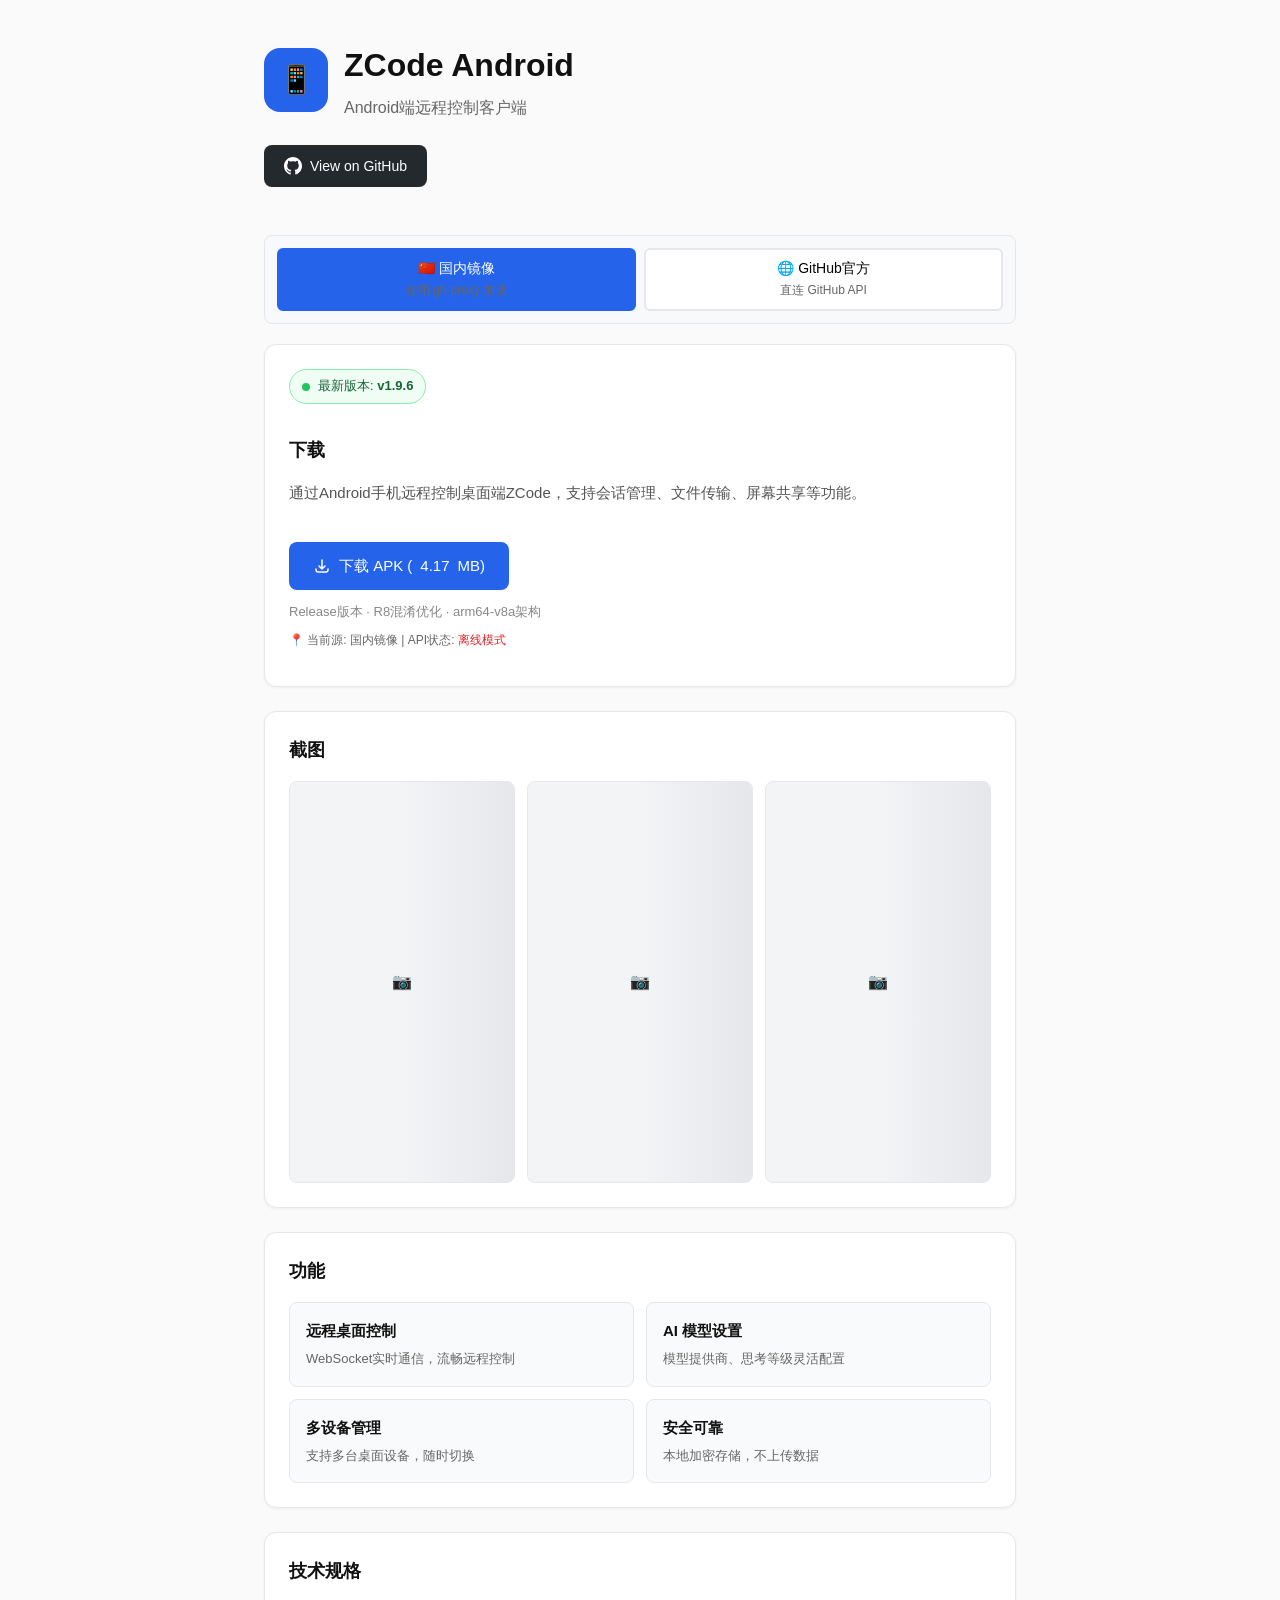
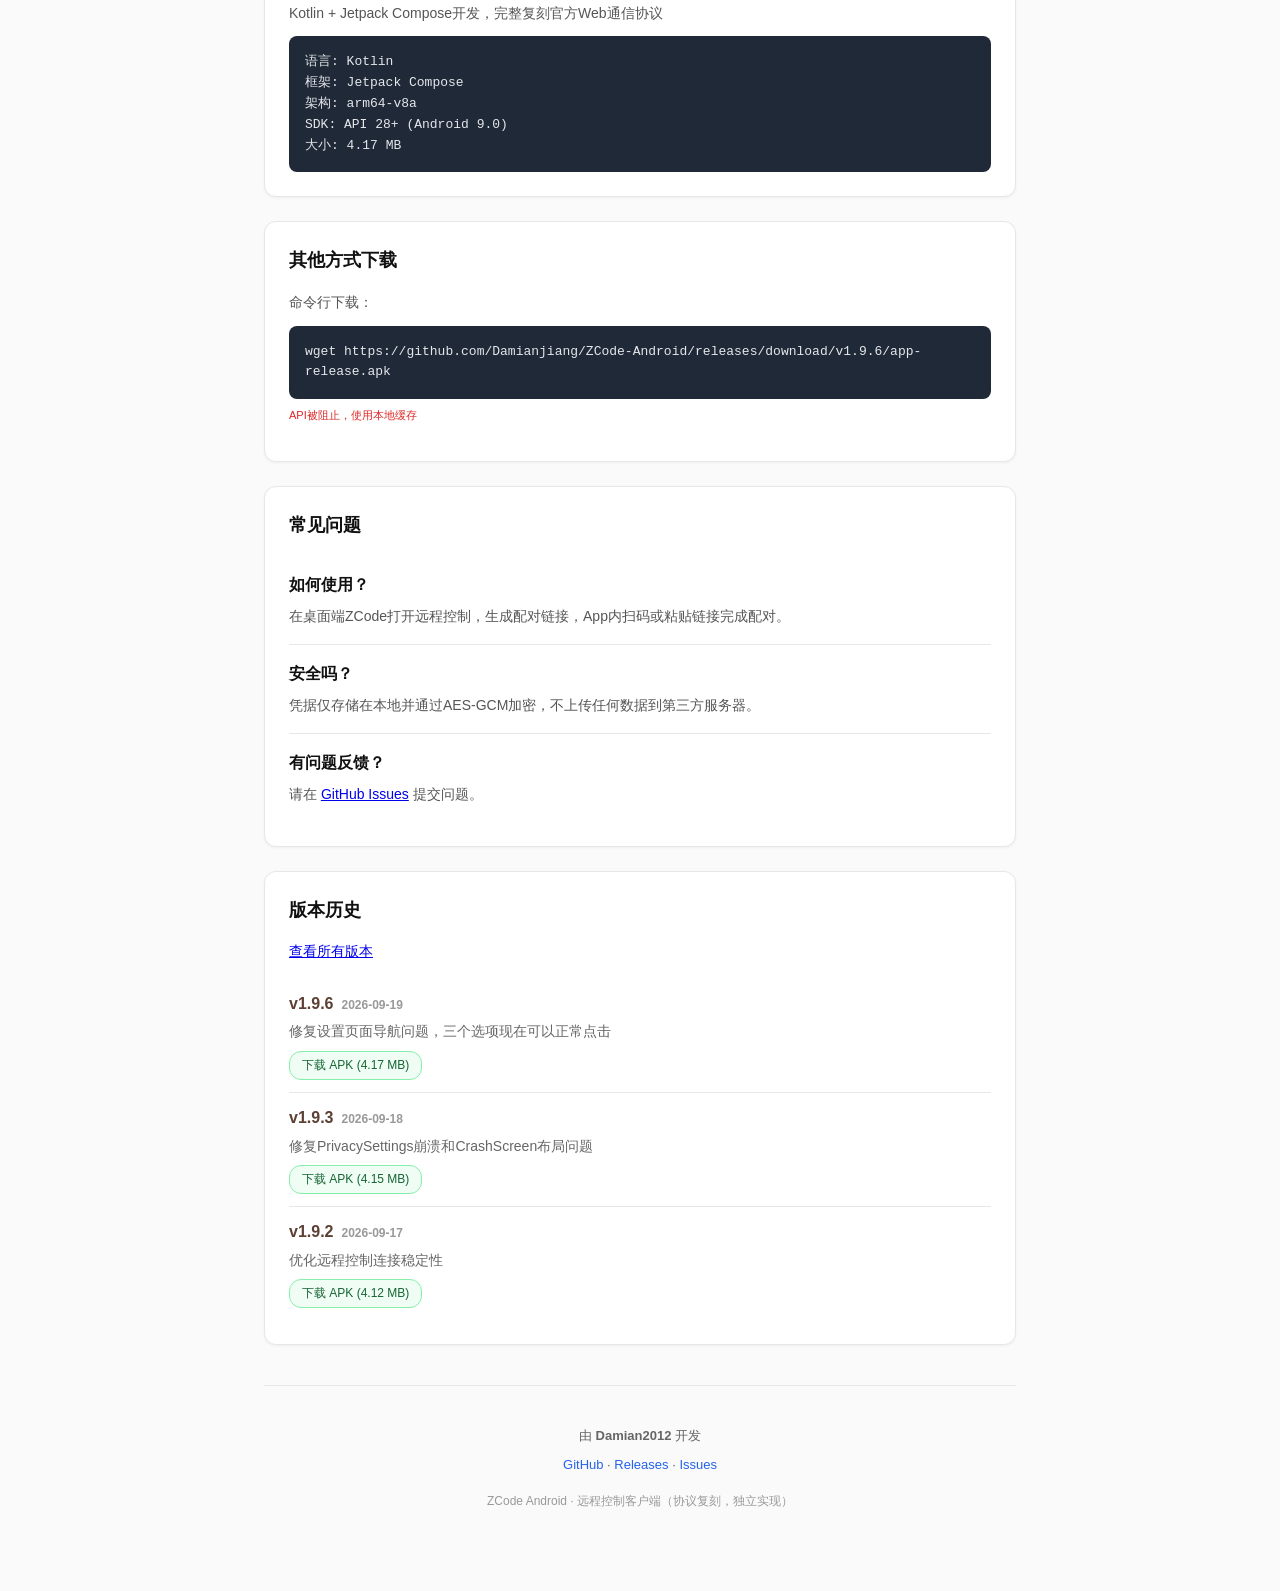
<file: docs/index.html>
<!DOCTYPE html>
<html lang="zh-CN">
<head>
    <meta charset="UTF-8">
    <meta name="viewport" content="width=device-width, initial-scale=1.0">
    <title>ZCode Android - 远程控制客户端</title>
    <meta name="description" content="ZCode Android是ZCode的远程控制客户端，支持Android手机远程连接桌面端">
    <meta name="author" content="Damian2012">
    <style>
        * { margin: 0; padding: 0; box-sizing: border-box; }
        body {
            font-family: -apple-system, BlinkMacSystemFont, 'Segoe UI', Roboto, sans-serif;
            background: #fafafa;
            color: #333;
            line-height: 1.6;
        }
        .container { max-width: 800px; margin: 0 auto; padding: 40px 24px; }
        
        /* Header */
        header { margin-bottom: 48px; }
        .header-top { display: flex; align-items: center; gap: 16px; margin-bottom: 24px; }
        .logo { width: 64px; height: 64px; background: #2563eb; border-radius: 16px; display: flex; align-items: center; justify-content: center; font-size: 28px; }
        h1 { font-size: 32px; font-weight: 700; color: #111; }
        .tagline { font-size: 16px; color: #666; margin-top: 4px; }
        
        /* GitHub Link */
        .github-link {
            display: inline-flex;
            align-items: center;
            gap: 8px;
            padding: 10px 20px;
            background: #24292e;
            color: white;
            text-decoration: none;
            border-radius: 8px;
            font-size: 14px;
            font-weight: 500;
            transition: background 0.2s;
        }
        .github-link:hover { background: #1a1f24; }
        
        /* Cards */
        .card {
            background: white;
            border-radius: 12px;
            padding: 24px;
            margin-bottom: 24px;
            border: 1px solid #e5e7eb;
            box-shadow: 0 1px 3px rgba(0,0,0,0.05);
        }
        .card h2 {
            font-size: 18px;
            font-weight: 600;
            margin-bottom: 16px;
            color: #111;
        }
        .card p {
            color: #555;
            font-size: 15px;
            margin-bottom: 12px;
        }
        
        /* Version Badge */
        .version-badge {
            display: inline-flex;
            align-items: center;
            gap: 8px;
            padding: 6px 12px;
            background: #f0fdf4;
            border: 1px solid #86efac;
            border-radius: 20px;
            font-size: 13px;
            color: #166534;
            margin-bottom: 16px;
        }
        .version-badge .dot {
            width: 8px;
            height: 8px;
            background: #22c55e;
            border-radius: 50%;
        }
        
        /* Download Button */
        .download-btn {
            display: inline-flex;
            align-items: center;
            gap: 8px;
            padding: 12px 24px;
            background: #2563eb;
            color: white;
            text-decoration: none;
            border-radius: 8px;
            font-size: 15px;
            font-weight: 500;
            transition: all 0.2s;
        }
        .download-btn:hover { background: #1d4ed8; transform: translateY(-1px); }
        .download-btn.switching {
            opacity: 0.7;
            animation: spin 1s linear infinite;
        }
        @keyframes spin {
            from { transform: rotate(0deg); }
            to { transform: rotate(360deg); }
        }
        
        /* Screenshots */
        .screenshots { display: grid; grid-template-columns: repeat(3, 1fr); gap: 12px; }
        .screenshot { 
            border-radius: 8px; 
            overflow: hidden; 
            border: 1px solid #e5e7eb;
            aspect-ratio: 9/16;
            position: relative;
            background: #f3f4f6;
        }
        .screenshot img { 
            width: 100%; 
            height: 100%; 
            object-fit: cover;
            opacity: 0;
            transition: opacity 0.3s ease;
        }
        .screenshot img.loaded {
            opacity: 1;
        }
        .screenshot .loading-placeholder {
            position: absolute;
            top: 0;
            left: 0;
            right: 0;
            bottom: 0;
            display: flex;
            align-items: center;
            justify-content: center;
            background: linear-gradient(90deg, #f3f4f6 25%, #e5e7eb 50%, #f3f4f6 75%);
            background-size: 200% 100%;
            animation: shimmer 1.5s infinite;
        }
        @keyframes shimmer {
            0% { background-position: 200% 0; }
            100% { background-position: -200% 0; }
        }
        
        /* Features */
        .features { display: grid; grid-template-columns: repeat(2, 1fr); gap: 12px; }
        .feature {
            padding: 16px;
            background: #f9fafb;
            border-radius: 8px;
            border: 1px solid #e5e7eb;
        }
        .feature h3 { font-size: 15px; font-weight: 600; margin-bottom: 6px; color: #111; }
        .feature p { font-size: 13px; color: #666; margin: 0; }
        
        /* Code Block */
        .code-block {
            background: #1f2937;
            color: #e5e7eb;
            padding: 16px;
            border-radius: 8px;
            font-family: 'Consolas', monospace;
            font-size: 13px;
            overflow-x: auto;
        }
        
        /* FAQ */
        .faq-item {
            padding: 16px 0;
            border-bottom: 1px solid #e5e7eb;
        }
        .faq-item:last-child { border-bottom: none; }
        .faq-question { font-weight: 600; color: #111; margin-bottom: 8px; }
        .faq-answer { color: #555; font-size: 14px; }
        
        /* Source Selector */
        .source-selector {
            display: flex;
            gap: 8px;
            margin-bottom: 20px;
            padding: 12px;
            background: #f8f9fa;
            border-radius: 8px;
            border: 1px solid #e5e7eb;
        }
        .source-btn {
            flex: 1;
            padding: 10px 16px;
            border: 2px solid #e5e7eb;
            border-radius: 6px;
            background: white;
            cursor: pointer;
            font-size: 14px;
            font-weight: 500;
            transition: all 0.2s;
            text-align: center;
        }
        .source-btn:hover {
            border-color: #2563eb;
            background: #eff6ff;
        }
        .source-btn.active {
            border-color: #2563eb;
            background: #2563eb;
            color: white;
            animation: pulse 0.3s ease-in-out;
        }
        @keyframes pulse {
            0% { transform: scale(1); }
            50% { transform: scale(1.05); }
            100% { transform: scale(1); }
        }
        
        /* 切换指示器 */
        .switch-indicator {
            position: fixed;
            top: 20px;
            right: 20px;
            padding: 12px 20px;
            border-radius: 8px;
            font-size: 14px;
            font-weight: 500;
            z-index: 1000;
            transition: all 0.3s ease;
            opacity: 0;
            transform: translateY(-20px);
        }
        .switch-indicator.show {
            opacity: 1;
            transform: translateY(0);
        }
        .switch-indicator.mirror {
            background: #f0fdf4;
            border: 1px solid #86efac;
            color: #166534;
        }
        .switch-indicator.github {
            background: #eff6ff;
            border: 1px solid #93c5fd;
            color: #1e40af;
        }
        .source-btn.active {
            border-color: #2563eb;
            background: #2563eb;
            color: white;
        }
        .source-info {
            font-size: 12px;
            color: #666;
            margin-top: 4px;
        }
        
        /* Version List */
        .version-list {
            list-style: none;
            max-height: 400px;
            overflow-y: auto;
        }
        .version-list li {
            padding: 12px 0;
            border-bottom: 1px solid #e5e7eb;
        }
        .version-list li:last-child {
            border-bottom: none;
        }
        .version-tag {
            font-weight: 600;
            color: #5c4033;
            margin-bottom: 4px;
        }
        .version-date {
            font-size: 12px;
            color: #999;
            margin-left: 8px;
        }
        .version-desc {
            font-size: 14px;
            color: #666;
            margin: 4px 0;
        }
        .version-download {
            display: inline-block;
            padding: 4px 12px;
            background: #f0fdf4;
            border: 1px solid #86efac;
            border-radius: 12px;
            font-size: 12px;
            color: #166534;
            text-decoration: none;
            margin-top: 4px;
        }
        .version-download:hover {
            background: #dcfce7;
        }
        
        /* Error Message */
        .error-message {
            background: #fef2f2;
            border: 1px solid #fecaca;
            border-radius: 8px;
            padding: 16px;
            color: #991b1b;
            font-size: 14px;
        }
        .error-message a {
            color: #2563eb;
            text-decoration: underline;
        }
        
        /* Footer */
        footer {
            text-align: center;
            padding: 40px 0;
            color: #666;
            font-size: 13px;
            border-top: 1px solid #e5e7eb;
            margin-top: 40px;
        }
        footer a { color: #2563eb; text-decoration: none; }
        footer a:hover { text-decoration: underline; }
        
        /* 源切换背景变化 */
        body.source-mirror { background: linear-gradient(135deg, #f0fdf4 0%, #fafafa 100%); }
        body.source-github { background: linear-gradient(135deg, #eff6ff 0%, #fafafa 100%); }
        
        /* 源切换指示条 */
        .source-banner {
            position: fixed;
            top: 0;
            left: 0;
            right: 0;
            padding: 12px 20px;
            text-align: center;
            font-size: 14px;
            font-weight: 500;
            z-index: 1000;
            transition: all 0.3s ease;
            display: none;
        }
        .source-banner.show { display: block; }
        .source-banner.mirror {
            background: linear-gradient(90deg, #166534, #22c55e);
            color: white;
        }
        .source-banner.github {
            background: linear-gradient(90deg, #1e40af, #3b82f6);
            color: white;
        }
        
        /* Responsive */
        @media (max-width: 640px) {
            h1 { font-size: 24px; }
            .screenshots { grid-template-columns: 1fr; }
            .features { grid-template-columns: 1fr; }
        }
    </style>
</head>
<body>
    <!-- 源切换顶部指示条 -->
    <div class="source-banner" id="source-banner">
        📍 当前使用: <span id="banner-text">国内镜像</span>
    </div>
    
    <!-- 切换指示器 -->
    <div class="switch-indicator" id="switch-indicator">🔄 正在切换到...</div>
    
    <div class="container">
        <!-- Header -->
        <header>
            <div class="header-top">
                <div class="logo">📱</div>
                <div>
                    <h1>ZCode Android</h1>
                    <div class="tagline">Android端远程控制客户端</div>
                </div>
            </div>
            <a href="https://github.com/Damianjiang/ZCode-Android" class="github-link" target="_blank">
                <svg width="18" height="18" viewBox="0 0 24 24" fill="currentColor"><path d="M12 0c-6.626 0-12 5.373-12 12 0 5.302 3.438 9.8 8.207 11.387.599.111.793-.261.793-.577v-2.234c-3.338.726-4.033-1.416-4.033-1.416-.546-1.387-1.333-1.756-1.333-1.756-1.089-.745.083-.729.083-.729 1.205.084 1.839 1.237 1.839 1.237 1.07 1.834 2.807 1.304 3.492.997.107-.775.418-1.305.762-1.604-2.665-.305-5.467-1.334-5.467-5.931 0-1.311.469-2.381 1.236-3.221-.124-.303-.535-1.524.117-3.176 0 0 1.008-.322 3.301 1.23.957-.266 1.983-.399 3.003-.404 1.02.005 2.047.138 3.006.404 2.291-1.552 3.297-1.23 3.297-1.23.653 1.653.242 2.874.118 3.176.77.84 1.235 1.911 1.235 3.221 0 4.609-2.807 5.624-5.479 5.921.43.372.823 1.102.823 2.222v3.293c0 .319.192.694.801.576 4.765-1.589 8.199-6.086 8.199-11.386 0-6.627-5.373-12-12-12z"/></svg>
                View on GitHub
            </a>
        </header>

        <!-- Source Selector -->
        <div class="source-selector">
            <button class="source-btn active" onclick="switchSource('mirror')" id="btn-mirror">
                🇨🇳 国内镜像
                <div class="source-info">使用 gh-proxy 加速</div>
            </button>
            <button class="source-btn" onclick="switchSource('github')" id="btn-github">
                🌐 GitHub官方
                <div class="source-info">直连 GitHub API</div>
            </button>
        </div>

        <!-- Download -->
        <div class="card">
            <div class="version-badge">
                <span class="dot"></span>
                <span>最新版本: <strong id="latest-version">加载中...</strong></span>
            </div>
            <h2 style="margin-top: 16px;">下载</h2>
            <p>通过Android手机远程控制桌面端ZCode，支持会话管理、文件传输、屏幕共享等功能。</p>
            <br>
            <a href="#" id="download-btn" class="download-btn" target="_blank">
                <svg width="18" height="18" fill="none" stroke="currentColor" viewBox="0 0 24 24"><path stroke-linecap="round" stroke-linejoin="round" stroke-width="2" d="M4 16v1a3 3 0 003 3h10a3 3 0 003-3v-1m-4-4l-4 4m0 0l-4-4m4 4V4"></path></svg>
                下载 APK (<span id="apk-size">--</span> MB)
            </a>
            <p style="font-size: 13px; color: #888; margin-top: 12px; margin-bottom: 0;" id="download-meta">Release版本 · R8混淆优化 · arm64-v8a架构</p>
            <p style="font-size: 12px; color: #666; margin-top: 8px;" id="source-status">
                📍 当前源: <span id="current-source-text">国内镜像</span> | 
                API状态: <span id="api-status">加载中...</span>
            </p>
        </div>

        <!-- Screenshots -->
        <div class="card">
            <h2>截图</h2>
            <div class="screenshots">
                <div class="screenshot">
                    <img src="https://raw.githubusercontent.com/Damianjiang/ZCode-Android/main/screenshots/step1_home.png" alt="设备列表" loading="lazy">
                </div>
                <div class="screenshot">
                    <img src="https://raw.githubusercontent.com/Damianjiang/ZCode-Android/main/screenshots/step3_add_device.png" alt="扫码添加" loading="lazy">
                </div>
                <div class="screenshot">
                    <img src="https://raw.githubusercontent.com/Damianjiang/ZCode-Android/main/screenshots/step4_settings_page.png" alt="设置页面" loading="lazy">
                </div>
            </div>
        </div>

        <!-- Features -->
        <div class="card">
            <h2>功能</h2>
            <div class="features">
                <div class="feature">
                    <h3>远程桌面控制</h3>
                    <p>WebSocket实时通信，流畅远程控制</p>
                </div>
                <div class="feature">
                    <h3>AI 模型设置</h3>
                    <p>模型提供商、思考等级灵活配置</p>
                </div>
                <div class="feature">
                    <h3>多设备管理</h3>
                    <p>支持多台桌面设备，随时切换</p>
                </div>
                <div class="feature">
                    <h3>安全可靠</h3>
                    <p>本地加密存储，不上传数据</p>
                </div>
            </div>
        </div>

        <!-- Tech Specs -->
        <div class="card">
            <h2>技术规格</h2>
            <p style="font-size: 14px; color: #555;">Kotlin + Jetpack Compose开发，完整复刻官方Web通信协议</p>
            <div class="code-block" style="margin-top: 12px;">
语言: Kotlin<br>
框架: Jetpack Compose<br>
架构: arm64-v8a<br>
SDK: API 28+ (Android 9.0)<br>
大小: <span id="tech-size">--</span> MB
            </div>
        </div>

        <!-- Download Methods -->
        <div class="card">
            <h2>其他方式下载</h2>
            <p style="font-size: 14px; color: #555; margin-bottom: 12px;">命令行下载：</p>
            <div class="code-block" id="wget-cmd"># 正在获取链接...</div>
            <p style="font-size: 11px; color: #999; margin-top: 8px; word-break: break-all;" id="debug-url">调试URL: --</p>
        </div>

        <!-- FAQ -->
        <div class="card">
            <h2>常见问题</h2>
            <div class="faq-item">
                <div class="faq-question">如何使用？</div>
                <div class="faq-answer">在桌面端ZCode打开远程控制，生成配对链接，App内扫码或粘贴链接完成配对。</div>
            </div>
            <div class="faq-item">
                <div class="faq-question">安全吗？</div>
                <div class="faq-answer">凭据仅存储在本地并通过AES-GCM加密，不上传任何数据到第三方服务器。</div>
            </div>
            <div class="faq-item">
                <div class="faq-question">有问题反馈？</div>
                <div class="faq-answer">请在 <a href="https://github.com/Damianjiang/ZCode-Android/issues" target="_blank">GitHub Issues</a> 提交问题。</div>
            </div>
        </div>

        <!-- Version History -->
        <div class="card">
            <h2>版本历史</h2>
            <p style="font-size: 14px; color: #888; margin-bottom: 16px;">
                <a href="#" id="show-all-versions" onclick="fetchAllVersions(); return false;">查看所有版本</a>
            </p>
            <div id="version-list-container">
                <p style="color: #999; font-size: 14px;">加载中...</p>
            </div>
        </div>

        <!-- Footer -->
        <footer>
            <p>由 <strong>Damian2012</strong> 开发</p>
            <p style="margin-top: 8px;">
                <a href="https://github.com/Damianjiang/ZCode-Android" target="_blank">GitHub</a> ·
                <a href="https://github.com/Damianjiang/ZCode-Android/releases" target="_blank">Releases</a> ·
                <a href="https://github.com/Damianjiang/ZCode-Android/issues" target="_blank">Issues</a>
            </p>
            <p style="margin-top: 16px; font-size: 12px; color: #999;">ZCode Android · 远程控制客户端（协议复刻，独立实现）</p>
        </footer>
    </div>

        <script>
        const REPO = 'Damianjiang/ZCode-Android';
        let currentSource = 'mirror'; // 默认国内镜像
        
        // 静态版本信息（CSP fallback）
        const VERSION = 'v1.9.6';
        const APK_SIZE = '4.17';
        const STATIC_DOWNLOAD_URL = 'https://github.com/Damianjiang/ZCode-Android/releases/download/' + VERSION + '/app-release.apk';
        
        // 版本历史（静态列表）
        const VERSION_HISTORY = [
            { tag: 'v1.9.6', date: '2026-09-19', desc: '修复设置页面导航问题，三个选项现在可以正常点击', url: 'https://github.com/Damianjiang/ZCode-Android/releases/download/v1.9.6/app-release.apk', size: '4.17' },
            { tag: 'v1.9.3', date: '2026-09-18', desc: '修复PrivacySettings崩溃和CrashScreen布局问题', url: 'https://github.com/Damianjiang/ZCode-Android/releases/download/v1.9.3/app-release.apk', size: '4.15' },
            { tag: 'v1.9.2', date: '2026-09-17', desc: '优化远程控制连接稳定性', url: 'https://github.com/Damianjiang/ZCode-Android/releases/download/v1.9.2/app-release.apk', size: '4.12' },
        ];
        
        // 获取镜像URL
        function getMirrorUrl(originalUrl) {
            if (currentSource === 'mirror' && originalUrl) {
                return 'https://gh-proxy.com/' + originalUrl;
            }
            return originalUrl;
        }
        
        // 使用静态版本fallback
        function useStaticFallback(message) {
            console.warn('[Fallback]', message);
            document.getElementById('latest-version').textContent = VERSION;
            document.getElementById('download-btn').href = STATIC_DOWNLOAD_URL;
            document.getElementById('apk-size').textContent = APK_SIZE;
            document.getElementById('tech-size').textContent = APK_SIZE;
            document.getElementById('wget-cmd').textContent = 'wget ' + STATIC_DOWNLOAD_URL;
            
            // 显示状态
            document.getElementById('api-status').textContent = '离线模式';
            document.getElementById('api-status').style.color = '#dc2626';
            document.getElementById('debug-url').textContent = 'API被阻止，使用本地缓存';
            document.getElementById('debug-url').style.color = '#dc2626';
            
            console.log('[Fallback] 使用静态版本:', VERSION, '-', APK_SIZE, 'MB');
        }
        
        // 初始化页面
        function initPage() {
            console.log('[初始化] 尝试从API获取最新版本...');
            
            // 尝试API调用
            fetchLatestRelease().catch(e => {
                console.warn('[初始化] API失败，使用静态版本:', e.message);
                useStaticFallback('CSP阻止了API调用');
            });
            
            // 版本历史始终使用静态渲染
            renderVersionHistory();
        }
        
        // 从API获取最新版本
        async function fetchLatestRelease() {
            const api_url = currentSource === 'mirror'
                ? 'https://gh-proxy.com/https://api.github.com/repos/' + REPO + '/releases/latest'
                : 'https://api.github.com/repos/' + REPO + '/releases/latest';
            
            console.log('[fetchLatestRelease] 当前源:', currentSource);
            console.log('[fetchLatestRelease] 请求URL:', api_url);
            
            // 显示请求URL
            document.getElementById('debug-url').textContent = '请求: ' + api_url;
            document.getElementById('debug-url').style.color = '#2563eb';
            
            try {
                const response = await fetch(api_url);
                const data = await response.json();
                
                // 更新版本号
                document.getElementById('latest-version').textContent = data.tag_name;
                
                // 查找APK
                const apk = data.assets.find(a => a.name.includes('release.apk'));
                if (apk) {
                    const sizeMB = (apk.size / 1024 / 1024).toFixed(2);
                    
                    // 更新所有下载链接（根据当前源）
                    const download_url = getMirrorUrl(apk.browser_download_url);
                    document.getElementById('download-btn').href = download_url;
                    document.getElementById('apk-size').textContent = sizeMB;
                    document.getElementById('tech-size').textContent = sizeMB;
                    document.getElementById('wget-cmd').textContent = 'wget ' + download_url;
                    
                    // 显示成功状态
                    document.getElementById('api-status').textContent = '✓ 成功 (' + (currentSource === 'mirror' ? '国内镜像' : 'GitHub官方') + ')';
                    document.getElementById('api-status').style.color = '#166534';
                    document.getElementById('debug-url').textContent = '✓ API调用成功';
                    document.getElementById('debug-url').style.color = '#166534';
                    
                    console.log('[成功] Latest:', data.tag_name, '- Source:', currentSource);
                } else {
                    throw new Error('未找到APK文件');
                }
            } catch (e) {
                console.error('Failed to fetch latest release:', e);
                throw e;
            }
        }
        
        // 渲染版本历史
        function renderVersionHistory() {
            const container = document.getElementById('version-list-container');
            let html = '<ul class="version-list">';
            VERSION_HISTORY.forEach(v => {
                html += '<li>';
                html += '<div class="version-tag">' + v.tag + '<span class="version-date">' + v.date + '</span></div>';
                html += '<div class="version-desc">' + v.desc + '</div>';
                html += '<a href="' + v.url + '" class="version-download" target="_blank">下载 APK (' + v.size + ' MB)</a>';
                html += '</li>';
            });
            html += '</ul>';
            container.innerHTML = html;
        }
        
        // 切换源
        function switchSource(source) {
            console.log('[切换源] 从:', currentSource, '切换到:', source);
            currentSource = source;
            
            // 更新按钮状态
            document.getElementById('btn-mirror').classList.toggle('active', source === 'mirror');
            document.getElementById('btn-github').classList.toggle('active', source === 'github');
            
            // 更新源状态显示
            const sourceText = source === 'mirror' ? '国内镜像 (gh-proxy)' : 'GitHub官方';
            const sourceEl = document.getElementById('current-source-text');
            sourceEl.textContent = sourceText;
            sourceEl.style.color = source === 'mirror' ? '#166534' : '#2563eb';
            
            // 更新顶部指示条
            const banner = document.getElementById('source-banner');
            const bannerText = document.getElementById('banner-text');
            banner.className = 'source-banner show ' + source;
            bannerText.textContent = source === 'mirror' ? '🇨🇳 国内镜像 (gh-proxy.com)' : '🌐 GitHub官方 API';
            setTimeout(() => banner.classList.remove('show'), 3000);
            
            // 显示切换提示
            const indicator = document.getElementById('switch-indicator');
            indicator.className = 'switch-indicator ' + source;
            indicator.textContent = '🔄 正在切换到: ' + sourceText;
            setTimeout(() => indicator.classList.add('show'), 10);
            setTimeout(() => indicator.classList.remove('show'), 2000);
            
            // 尝试API调用，失败时使用静态版本
            console.log('[切换源] 重新加载数据...');
            fetchLatestRelease().catch(e => {
                console.warn('[切换源] API失败，使用静态版本:', e.message);
                useStaticFallback('CSP阻止了切换后的API调用');
            });
            
            // 渲染版本历史（静态）
            renderVersionHistory();
        }
        
        // 图片加载动画
        document.querySelectorAll('.screenshot img').forEach(img => {
            if (img.complete) {
                img.classList.add('loaded');
            } else {
                img.addEventListener('load', () => img.classList.add('loaded'));
                img.addEventListener('error', () => {
                    img.parentElement.innerHTML = '<div class="loading-placeholder">📷</div>';
                });
            }
        });
        
        // 页面加载时初始化
        initPage();
    </script>

</body>
</html>
</file>
